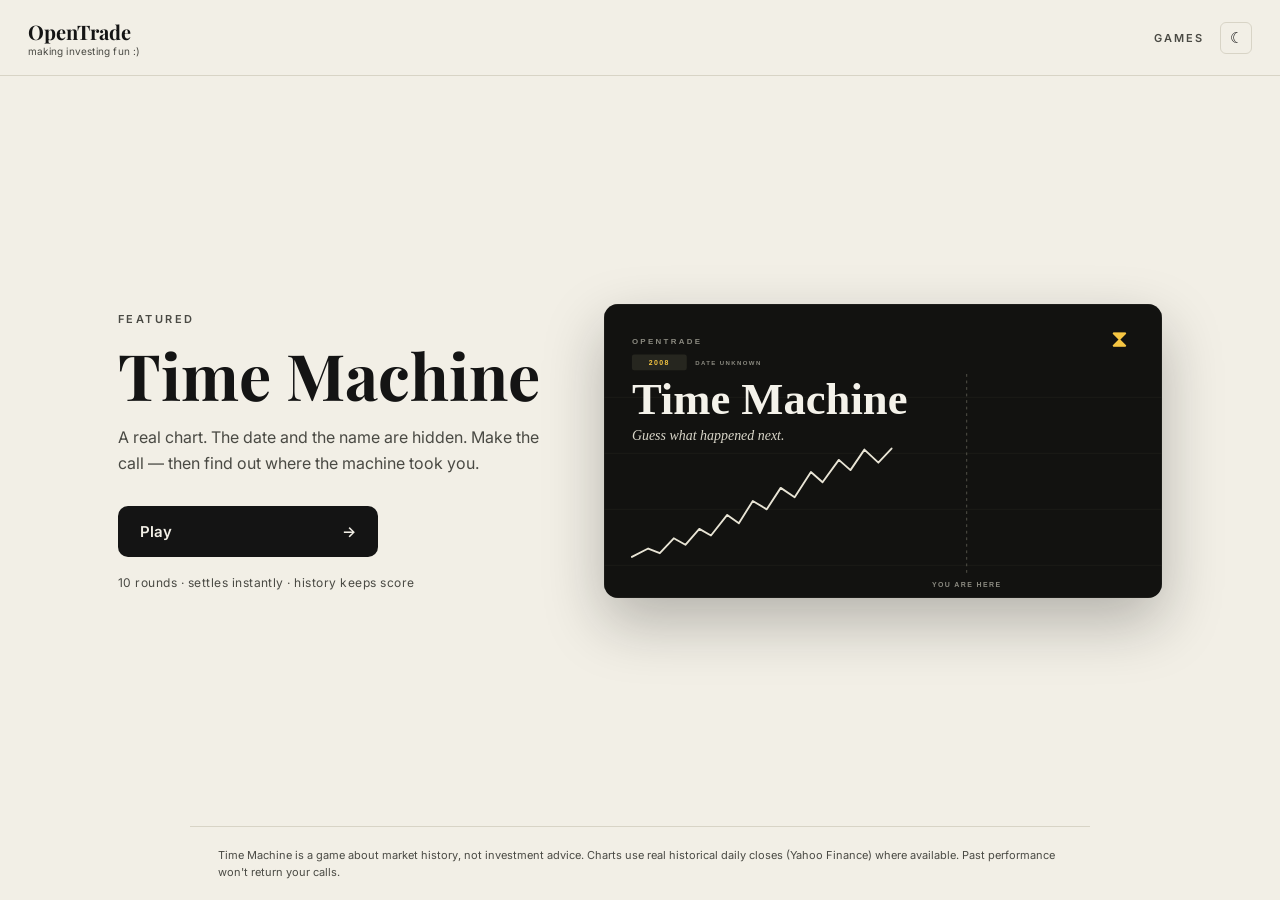
<file: index.html>
<!DOCTYPE html>
<html lang="en">
<head>
<meta charset="UTF-8">
<meta name="viewport" content="width=device-width, initial-scale=1.0">
<title>OpenTrade — Games</title>
<meta property="og:title" content="Time Machine — OpenTrade">
<meta property="og:description" content="A real chart. Real headlines. The date and name are hidden. Guess what happened next.">
<meta property="og:image" content="cover.svg">
<meta name="twitter:card" content="summary_large_image">
<link rel="preconnect" href="https://fonts.googleapis.com">
<link href="https://fonts.googleapis.com/css2?family=Playfair+Display:ital,wght@0,500;0,700;1,500&family=Inter:wght@400;500;600;700&display=swap" rel="stylesheet">
<style>
  :root {
    --paper: #f2efe6; --ink: #141414; --ink-soft: #4a4a44; --line: #d8d4c6;
  }
  :root[data-theme="dark"] {
    --paper: #141412; --ink: #f2efe6; --ink-soft: #a3a196; --line: #2b2b27;
  }
  * { margin: 0; padding: 0; box-sizing: border-box; }
  body {
    background: var(--paper); color: var(--ink);
    font-family: 'Inter', sans-serif; min-height: 100vh;
    display: flex; flex-direction: column;
  }
  .topbar {
    display: flex; justify-content: space-between; align-items: center;
    padding: 18px 28px; border-bottom: 1px solid var(--line);
  }
  .brand { font-family: 'Playfair Display', serif; font-weight: 700; font-size: 20px; }
  .brand small {
    display: block; font-family: 'Inter', sans-serif; font-weight: 400;
    font-size: 10px; color: var(--ink-soft); letter-spacing: 0.02em;
  }
  .topbar-right { display: flex; align-items: center; gap: 16px;
    font-size: 11px; letter-spacing: 0.18em; color: var(--ink-soft); font-weight: 600; }
  .theme-toggle {
    background: none; border: 1px solid var(--line); color: var(--ink);
    width: 32px; height: 32px; border-radius: 6px; cursor: pointer; font-size: 15px;
    display: flex; align-items: center; justify-content: center;
  }
  .theme-toggle:hover { border-color: var(--ink-soft); }

  .featured {
    max-width: 1100px; margin: 0 auto; padding: 64px 28px;
    display: grid; grid-template-columns: 1fr 1.3fr; gap: 56px; align-items: center;
    flex: 1;
  }
  .kicker {
    font-size: 11px; letter-spacing: 0.22em; text-transform: uppercase;
    color: var(--ink-soft); font-weight: 600; margin-bottom: 16px;
  }
  .featured h1 {
    font-family: 'Playfair Display', serif; font-weight: 700;
    font-size: clamp(40px, 6vw, 64px); line-height: 1.02; margin-bottom: 18px;
  }
  .featured p { color: var(--ink-soft); font-size: 16px; line-height: 1.6; margin-bottom: 30px; }
  .btn-play {
    background: var(--ink); color: var(--paper); border: none; cursor: pointer;
    font-family: 'Inter', sans-serif; font-weight: 600; font-size: 15px;
    padding: 16px 0; width: 260px; max-width: 100%; border-radius: 10px;
    display: inline-flex; align-items: center; justify-content: space-between;
    text-decoration: none;
  }
  .btn-play span { padding: 0 22px; }
  .cover-card { border-radius: 14px; overflow: hidden; box-shadow: 0 24px 60px rgba(20,20,20,0.28); }
  .cover-card img { display: block; width: 100%; height: auto; }
  .meta-line { margin-top: 18px; font-size: 12px; color: var(--ink-soft); letter-spacing: 0.04em; }

  .legal {
    padding: 20px 28px; border-top: 1px solid var(--line);
    font-size: 11px; color: var(--ink-soft); line-height: 1.5; max-width: 900px; margin: 0 auto;
  }
  @media (max-width: 820px) {
    .featured { grid-template-columns: 1fr; gap: 32px; padding: 40px 24px; }
  }
</style>
<script>
  document.documentElement.dataset.theme = localStorage.getItem('tm-theme') || 'light';
</script>
</head>
<body>

<header class="topbar">
  <div class="brand">OpenTrade<small>making investing fun :)</small></div>
  <div class="topbar-right">
    <span>GAMES</span>
    <button class="theme-toggle" id="btn-theme" aria-label="Toggle dark mode">☾</button>
  </div>
</header>

<main class="featured">
  <div>
    <div class="kicker">Featured</div>
    <h1>Time Machine</h1>
    <p>A real chart. The date and the name are hidden. Make the call — then find out where the machine took you.</p>
    <a class="btn-play" href="game.html"><span>Play</span><span>→</span></a>
    <div class="meta-line">10 rounds · settles instantly · history keeps score</div>
  </div>
  <a class="cover-card" href="game.html" aria-label="Play Time Machine">
    <img src="cover-animated.svg" alt="Time Machine — guess what happened next">
  </a>
</main>

<footer class="legal">
  Time Machine is a game about market history, not investment advice. Charts use real historical daily closes (Yahoo Finance) where available. Past performance won't return your calls.
</footer>

<script>
  const btn = document.getElementById('btn-theme');
  const icon = () => { btn.textContent = document.documentElement.dataset.theme === 'dark' ? '☀' : '☾'; };
  btn.addEventListener('click', () => {
    const next = document.documentElement.dataset.theme === 'dark' ? 'light' : 'dark';
    document.documentElement.dataset.theme = next;
    localStorage.setItem('tm-theme', next);
    icon();
  });
  icon();
</script>
</body>
</html>
</file>
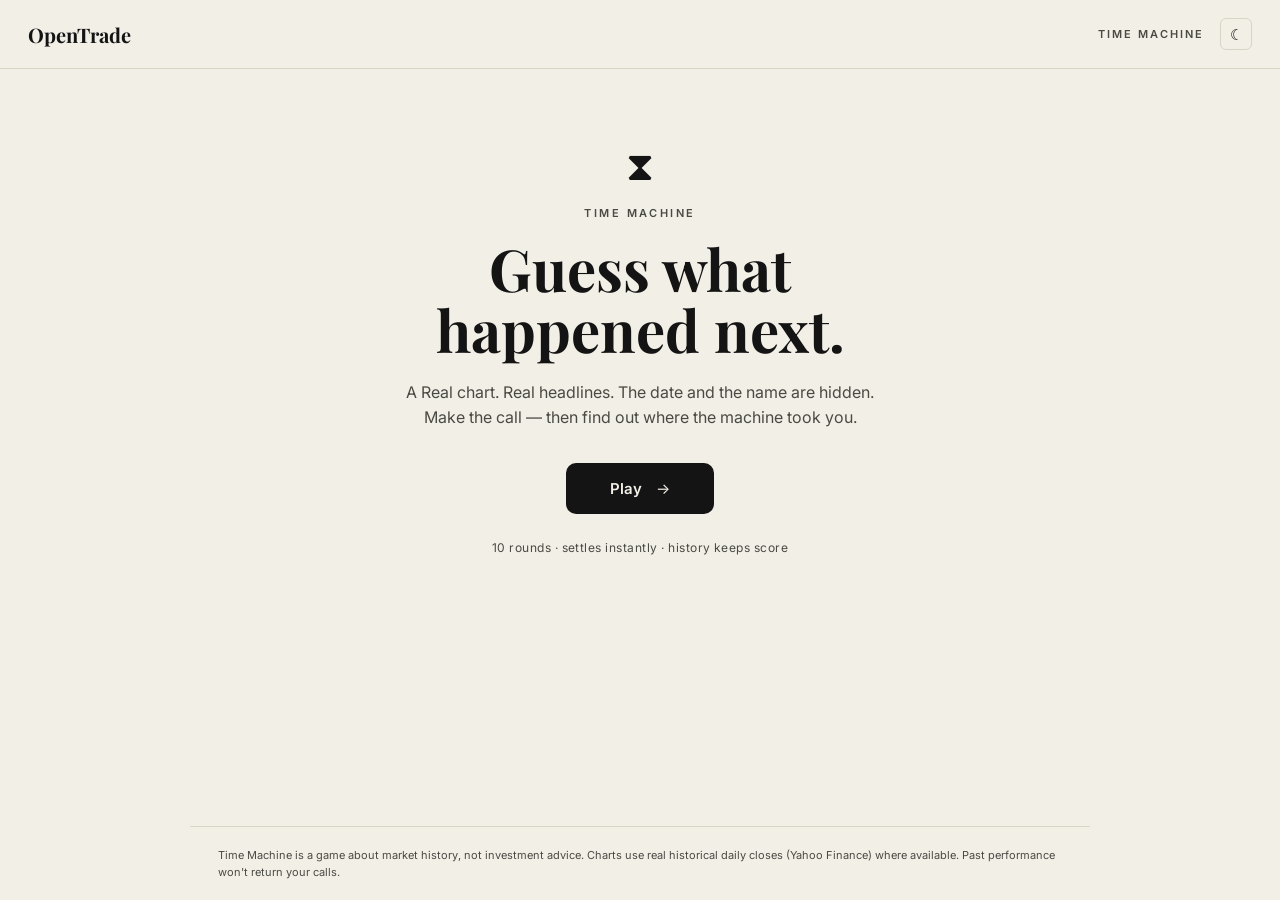
<file: game.html>
<!DOCTYPE html>
<html lang="en">
<head>
<meta charset="UTF-8">
<meta name="viewport" content="width=device-width, initial-scale=1.0">
<title>Time Machine — OpenTrade</title>
<meta property="og:title" content="Time Machine — OpenTrade">
<meta property="og:description" content="A real chart. Real headlines. The date and name are hidden. Guess what happened next.">
<meta property="og:image" content="cover.svg">
<meta name="twitter:card" content="summary_large_image">
<link rel="preconnect" href="https://fonts.googleapis.com">
<link href="https://fonts.googleapis.com/css2?family=Playfair+Display:ital,wght@0,500;0,700;1,500&family=Inter:wght@400;500;600;700&display=swap" rel="stylesheet">
<link rel="stylesheet" href="style.css">
<script>
  
  document.documentElement.dataset.theme = localStorage.getItem('tm-theme') || 'light';
</script>
</head>
<body>

<header class="topbar">
  <div class="brand">OpenTrade</div>
  <div class="topbar-right">
    <span id="round-indicator">TIME MACHINE</span>
    <button class="theme-toggle" id="btn-theme" aria-label="Toggle dark mode" title="Toggle dark mode">☾</button>
  </div>
</header>

<section class="screen active" id="screen-landing">
  <div class="landing-inner">
    <div class="clock-mark">⧗</div>
    <div class="kicker">Time Machine</div>
    <h1 class="headline">Guess what<br>happened next.</h1>
    <p class="sub">A Real chart. Real headlines. The date and the name are hidden.<br>Make the call — then find out where the machine took you.</p>
    <button class="btn-primary" id="btn-start">Play <span class="arrow">→</span></button>
    <div class="landing-meta">10 rounds · settles instantly · history keeps score</div>
  </div>
</section>

<section class="screen" id="screen-game">
  <div class="game-inner">
    <div class="big-timer" id="big-timer">0:15</div>
    <div class="story-card">
      <div class="card-top">
        <div class="mystery-tag">
          <span class="mystery-ticker">????</span>
          <span class="mystery-date">DATE UNKNOWN</span>
        </div>
        <h2 class="story-headline" id="story-headline"></h2>
      </div>
      <div class="chart-wrap">
        <svg id="chart" viewBox="0 0 640 260" preserveAspectRatio="none"></svg>
        <div class="chart-cutoff-label">YOU ARE HERE</div>
      </div>
      <div class="facts">
        <div class="facts-label">THE TAPE THAT WEEK</div>
        <ul id="headlines"></ul>
      </div>
    </div>
    <div class="question-line">Where does it go over the <u>next month</u>?</div>
    <label class="double-down"><input type="checkbox" id="dd-check"> Double down — right = 2 pts, wrong = −1</label>
    <div class="call-row">
      <button class="btn-call btn-bullish" id="btn-bullish"><span class="call-arrow">←</span> BULLISH</button>
      <button class="btn-call btn-bearish" id="btn-bearish">BEARISH <span class="call-arrow">→</span></button>
      <button class="btn-call btn-exit" id="btn-exit">EXIT <span class="call-arrow">↺</span></button>
    </div>
  </div>
</section>

<section class="screen" id="screen-reveal">
  <div class="game-inner">
    <div class="story-card">
      <div class="card-top">
        <div class="mystery-tag revealed">
          <img class="reveal-logo" id="reveal-logo" alt="" hidden>
          <span class="mystery-ticker" id="reveal-ticker"></span>
          <span class="mystery-date" id="reveal-date"></span>
        </div>
        <h2 class="story-headline" id="reveal-verdict"></h2>
      </div>
      <div class="chart-wrap">
        <svg id="chart-reveal" viewBox="0 0 640 260" preserveAspectRatio="none"></svg>
        <div class="outcome-badge" id="outcome-badge"></div>
      </div>
      <div class="facts">
        <div class="facts-label">WHAT HISTORY DID</div>
        <p class="reveal-blurb" id="reveal-blurb"></p>
      </div>
    </div>
    <button class="btn-primary wide" id="btn-next">Next stop <span class="arrow">→</span></button>
    <button class="btn-ghost wide" id="btn-exit-reveal">Exit ↺</button>
  </div>
</section>

<section class="screen" id="screen-results">
  <div class="landing-inner">
    <div class="kicker">Time Machine · Run complete</div>
    <h1 class="headline" id="final-line"></h1>
    <div class="result-grid" id="result-grid"></div>
    <p class="sub" id="final-sub"></p>
    <div class="end-buttons">
      <button class="btn-primary" id="btn-share">Share result</button>
      <button class="btn-ghost" id="btn-again">Run it back ↺</button>
    </div>
    <div class="landing-meta" id="copy-note"></div>
  </div>
</section>

<footer class="legal">
  Time Machine is a game about market history, not investment advice. Charts use real historical daily closes (Yahoo Finance) where available. Past performance won't return your calls.
</footer>

<script src="data.js?v=13"></script>
<script src="prices.js?v=13"></script>
<script src="history.js?v=13"></script>
<script src="app.js?v=13"></script>
</body>
</html>
</file>
<file: style.css>
:root {
  --paper: #f2efe6;
  --ink: #141414;
  --ink-soft: #4a4a44;
  --line: #d8d4c6;
  --card: #121210;
  --card-line: #2b2b27;
  --green: #55a04e;
  --green-bright: #b6f04a;
  --red: #d95d4e;
  --gold: #f5c542;
}


:root[data-theme="dark"] {
  --paper: #141412;
  --ink: #f2efe6;
  --ink-soft: #a3a196;
  --line: #2b2b27;
  --card: #1d1d1a;
  --card-line: #34342f;
}
:root[data-theme="dark"] .story-card { box-shadow: 0 20px 50px rgba(0,0,0,0.5); }
:root[data-theme="dark"] .btn-primary { background: var(--ink); color: #141412; }
:root[data-theme="dark"] .btn-primary:hover { background: #fff; }

* { margin: 0; padding: 0; box-sizing: border-box; }

body {
  background: var(--paper);
  color: var(--ink);
  font-family: 'Inter', sans-serif;
  min-height: 100vh;
  display: flex;
  flex-direction: column;
}

.topbar {
  display: flex;
  justify-content: space-between;
  align-items: center;
  padding: 18px 28px;
  border-bottom: 1px solid var(--line);
}
.brand { font-family: 'Playfair Display', serif; font-weight: 700; font-size: 20px; }
.topbar-right {
  font-size: 11px; letter-spacing: 0.18em; color: var(--ink-soft); font-weight: 600;
  display: flex; align-items: center; gap: 16px;
}
.theme-toggle {
  background: none; border: 1px solid var(--line); color: var(--ink);
  width: 32px; height: 32px; border-radius: 6px; cursor: pointer;
  font-size: 15px; line-height: 1; display: flex; align-items: center; justify-content: center;
}
.theme-toggle:hover { border-color: var(--ink-soft); }

.screen { display: none; flex: 1; }
.screen.active { display: block; }


.landing-inner {
  max-width: 640px;
  margin: 0 auto;
  padding: 72px 24px 48px;
  text-align: center;
}
.clock-mark { font-size: 40px; margin-bottom: 16px; }
.kicker {
  font-size: 11px; letter-spacing: 0.22em; text-transform: uppercase;
  color: var(--ink-soft); font-weight: 600; margin-bottom: 18px;
}
.headline {
  font-family: 'Playfair Display', serif;
  font-size: clamp(38px, 7vw, 58px);
  line-height: 1.05;
  font-weight: 700;
  margin-bottom: 20px;
}
.sub { color: var(--ink-soft); font-size: 16px; line-height: 1.6; margin-bottom: 32px; }

.btn-primary {
  background: var(--ink); color: var(--paper);
  border: none; cursor: pointer; border-radius: 10px;
  font-family: 'Inter', sans-serif; font-weight: 600; font-size: 15px;
  padding: 16px 44px;
  display: inline-flex; align-items: center; gap: 14px;
}
.btn-primary:hover { background: #000; }
.btn-primary.wide { width: 100%; justify-content: center; margin-top: 20px; }
.btn-primary .arrow { font-weight: 400; }
.btn-ghost {
  background: none; border: 1px solid var(--ink); color: var(--ink);
  cursor: pointer; font-family: 'Inter', sans-serif; font-weight: 600;
  font-size: 15px; padding: 16px 32px; border-radius: 10px;
}
.btn-ghost.wide { width: 100%; margin-top: 12px; }
.landing-meta { margin-top: 26px; font-size: 12px; color: var(--ink-soft); letter-spacing: 0.04em; }


.game-inner { max-width: 680px; margin: 0 auto; padding: 32px 20px 60px; }

.story-card {
  background: var(--card); color: #f4f2ea;
  border-radius: 14px; overflow: hidden;
  box-shadow: 0 20px 50px rgba(20,20,20,0.25);
}
.card-top { padding: 22px 24px 10px; }
.mystery-tag { display: flex; gap: 14px; align-items: baseline; margin-bottom: 12px; }
.mystery-ticker {
  font-weight: 700; font-size: 13px; letter-spacing: 0.14em;
  background: #26261f; padding: 4px 10px; border-radius: 4px; color: var(--gold);
}
.mystery-tag.revealed .mystery-ticker { background: var(--gold); color: #141414; }
.mystery-tag.revealed { align-items: center; }
.reveal-logo {
  height: 30px; width: 30px; object-fit: contain;
  background: #fff; border-radius: 6px; padding: 3px;
}
.mystery-date { font-size: 11px; letter-spacing: 0.18em; color: #8b8a80; font-weight: 600; }
.story-headline {
  font-family: 'Playfair Display', serif;
  font-size: clamp(22px, 4vw, 30px); font-weight: 500; line-height: 1.2;
}

.chart-wrap { position: relative; padding: 8px 0 0; }
.chart-wrap svg { width: 100%; height: 240px; display: block; }
.chart-cutoff-label {
  position: absolute; right: 14px; bottom: 12px;
  font-size: 10px; letter-spacing: 0.16em; color: #8b8a80; font-weight: 700;
}
.outcome-badge {
  position: absolute; top: 14px; right: 16px;
  font-weight: 700; font-size: 22px; font-family: 'Inter', sans-serif;
  padding: 6px 14px; border-radius: 6px;
}
.outcome-badge.up { background: rgba(85,160,78,0.18); color: var(--green-bright); }
.outcome-badge.down { background: rgba(217,93,78,0.16); color: #ff8a76; }

.facts { padding: 18px 24px 24px; border-top: 1px solid var(--card-line); }
.facts-label { font-size: 10px; letter-spacing: 0.2em; color: #8b8a80; font-weight: 700; margin-bottom: 12px; }
.facts ul { list-style: none; }
.facts li {
  font-size: 14.5px; line-height: 1.55; color: #d9d6c9;
  padding-left: 16px; position: relative; margin-bottom: 9px;
}
.facts li::before { content: '•'; position: absolute; left: 0; color: #8b8a80; }
.reveal-blurb { font-size: 14.5px; line-height: 1.65; color: #d9d6c9; }

.question-line { text-align: center; margin: 26px 0 16px; font-size: 15px; color: var(--ink-soft); }
.question-line u { text-underline-offset: 3px; }

.big-timer {
  text-align: center;
  font-weight: 700;
  font-size: 44px;
  font-variant-numeric: tabular-nums;
  letter-spacing: 0.04em;
  margin-bottom: 18px;
  transition: color 0.3s ease;
}
.big-timer.t-green { color: var(--green); }
.big-timer.t-yellow { color: #d9a514; }
.big-timer.t-red { color: var(--red); animation: timer-pulse 1s infinite; }
@keyframes timer-pulse {
  0%, 100% { transform: scale(1); }
  50% { transform: scale(1.12); }
}

.double-down {
  display: flex; align-items: center; justify-content: center; gap: 8px;
  font-size: 13px; color: var(--ink-soft); margin-bottom: 14px; cursor: pointer;
  letter-spacing: 0.02em;
}
.double-down input { accent-color: var(--gold); width: 15px; height: 15px; cursor: pointer; }

.call-row { display: grid; grid-template-columns: 1fr 1fr; gap: 14px; }
.btn-call {
  border: none; cursor: pointer; border-radius: 8px;
  font-family: 'Inter', sans-serif; font-weight: 700; font-size: 15px;
  letter-spacing: 0.12em; padding: 20px 10px; color: #fff;
  display: flex; align-items: center; justify-content: center; gap: 12px;
  transition: transform 0.08s ease;
}
.btn-call:active { transform: scale(0.97); }
.btn-bullish { background: var(--green); }
.btn-bullish:hover { background: #4a9143; }
.btn-bearish { background: var(--red); }
.btn-bearish:hover { background: #c94f40; }
.btn-exit { background: #2e2e29; grid-column: 1 / -1; padding: 14px 10px; }
.btn-exit:hover { background: #3a3a3a; }
.call-arrow { font-weight: 400; font-size: 18px; }


.result-grid { display: flex; flex-wrap: wrap; gap: 10px; justify-content: center; margin: 8px 0 26px; }
.result-cell {
  width: 46px; height: 46px; border-radius: 8px;
  display: flex; align-items: center; justify-content: center;
  font-weight: 700; font-size: 18px; color: #fff;
}
.result-cell.hit { background: var(--green); }
.result-cell.miss { background: var(--red); }
.end-buttons { display: flex; gap: 14px; justify-content: center; }

.legal {
  padding: 20px 28px; border-top: 1px solid var(--line);
  font-size: 11px; color: var(--ink-soft); line-height: 1.5;
  max-width: 900px; margin: 0 auto;
}

@media (max-width: 520px) {
  .end-buttons { flex-direction: column; }
  .btn-primary, .btn-ghost { width: 100%; justify-content: center; }
}
</file>
